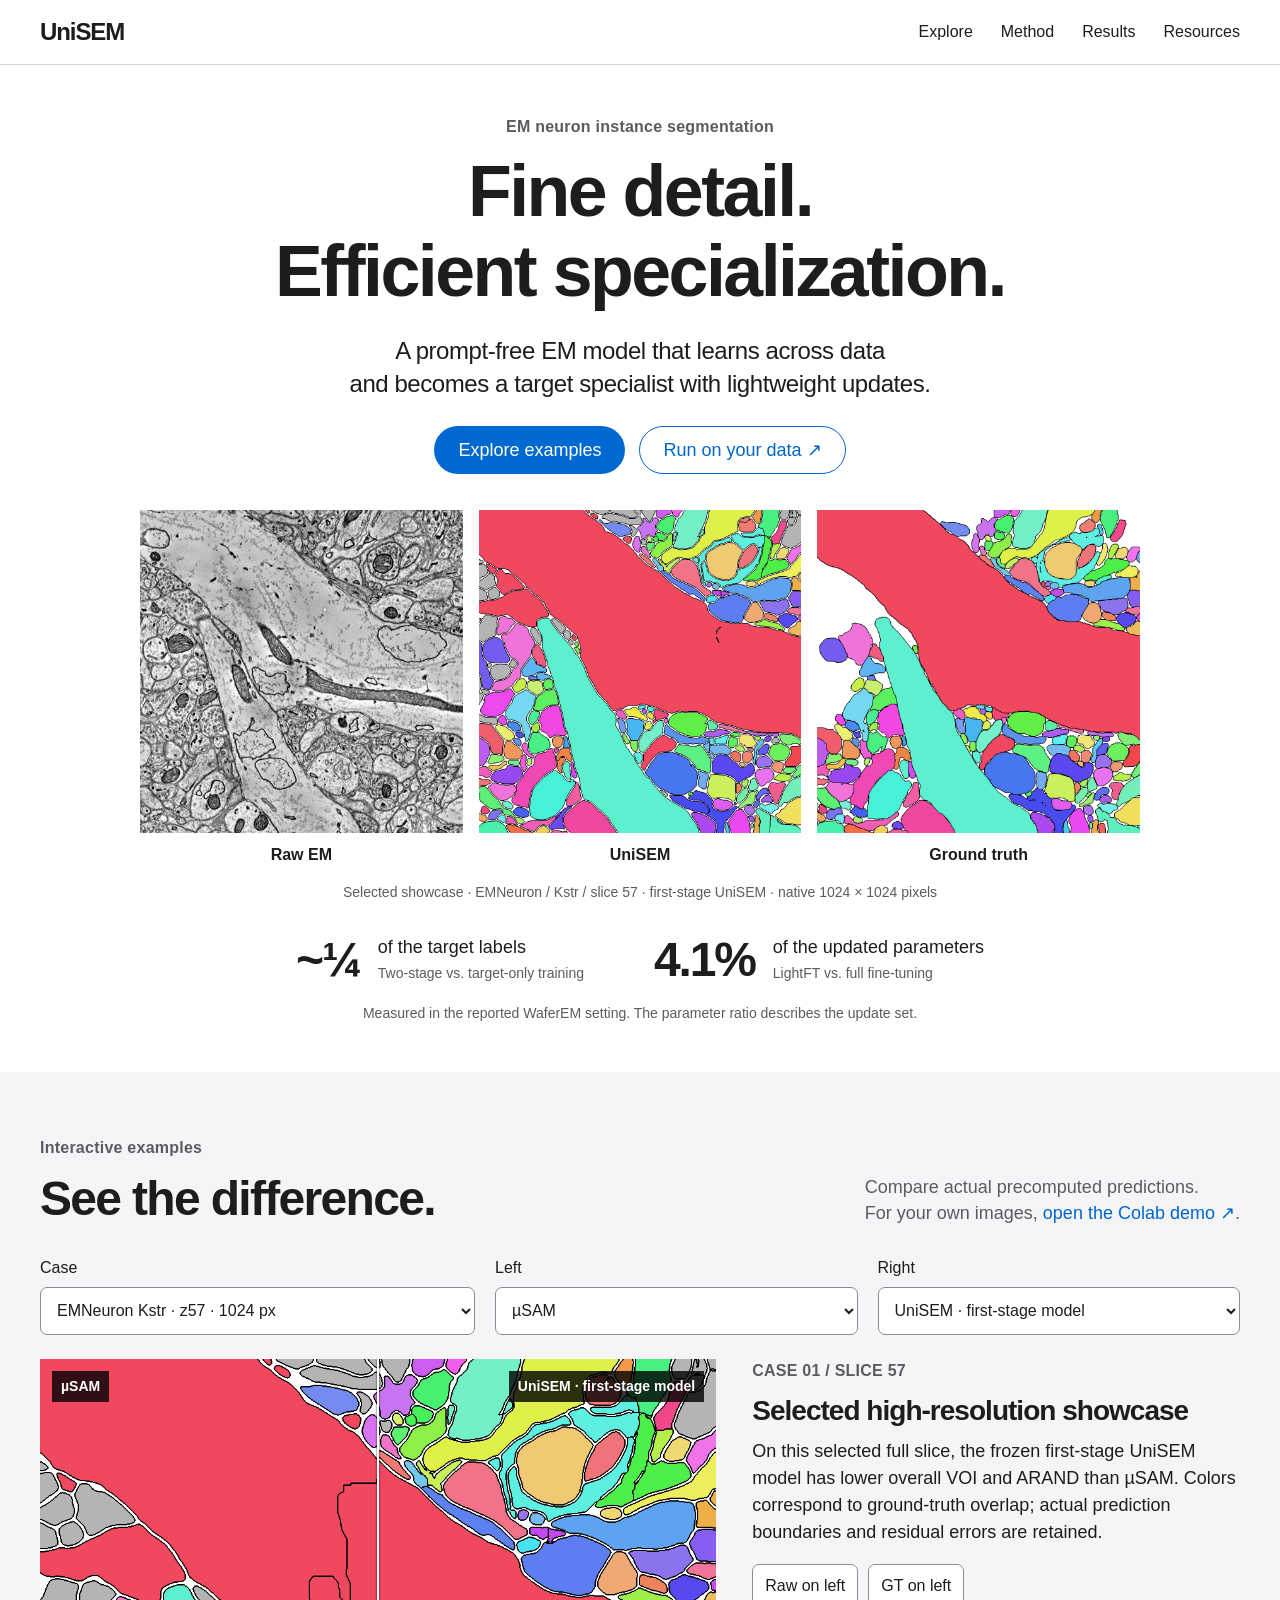
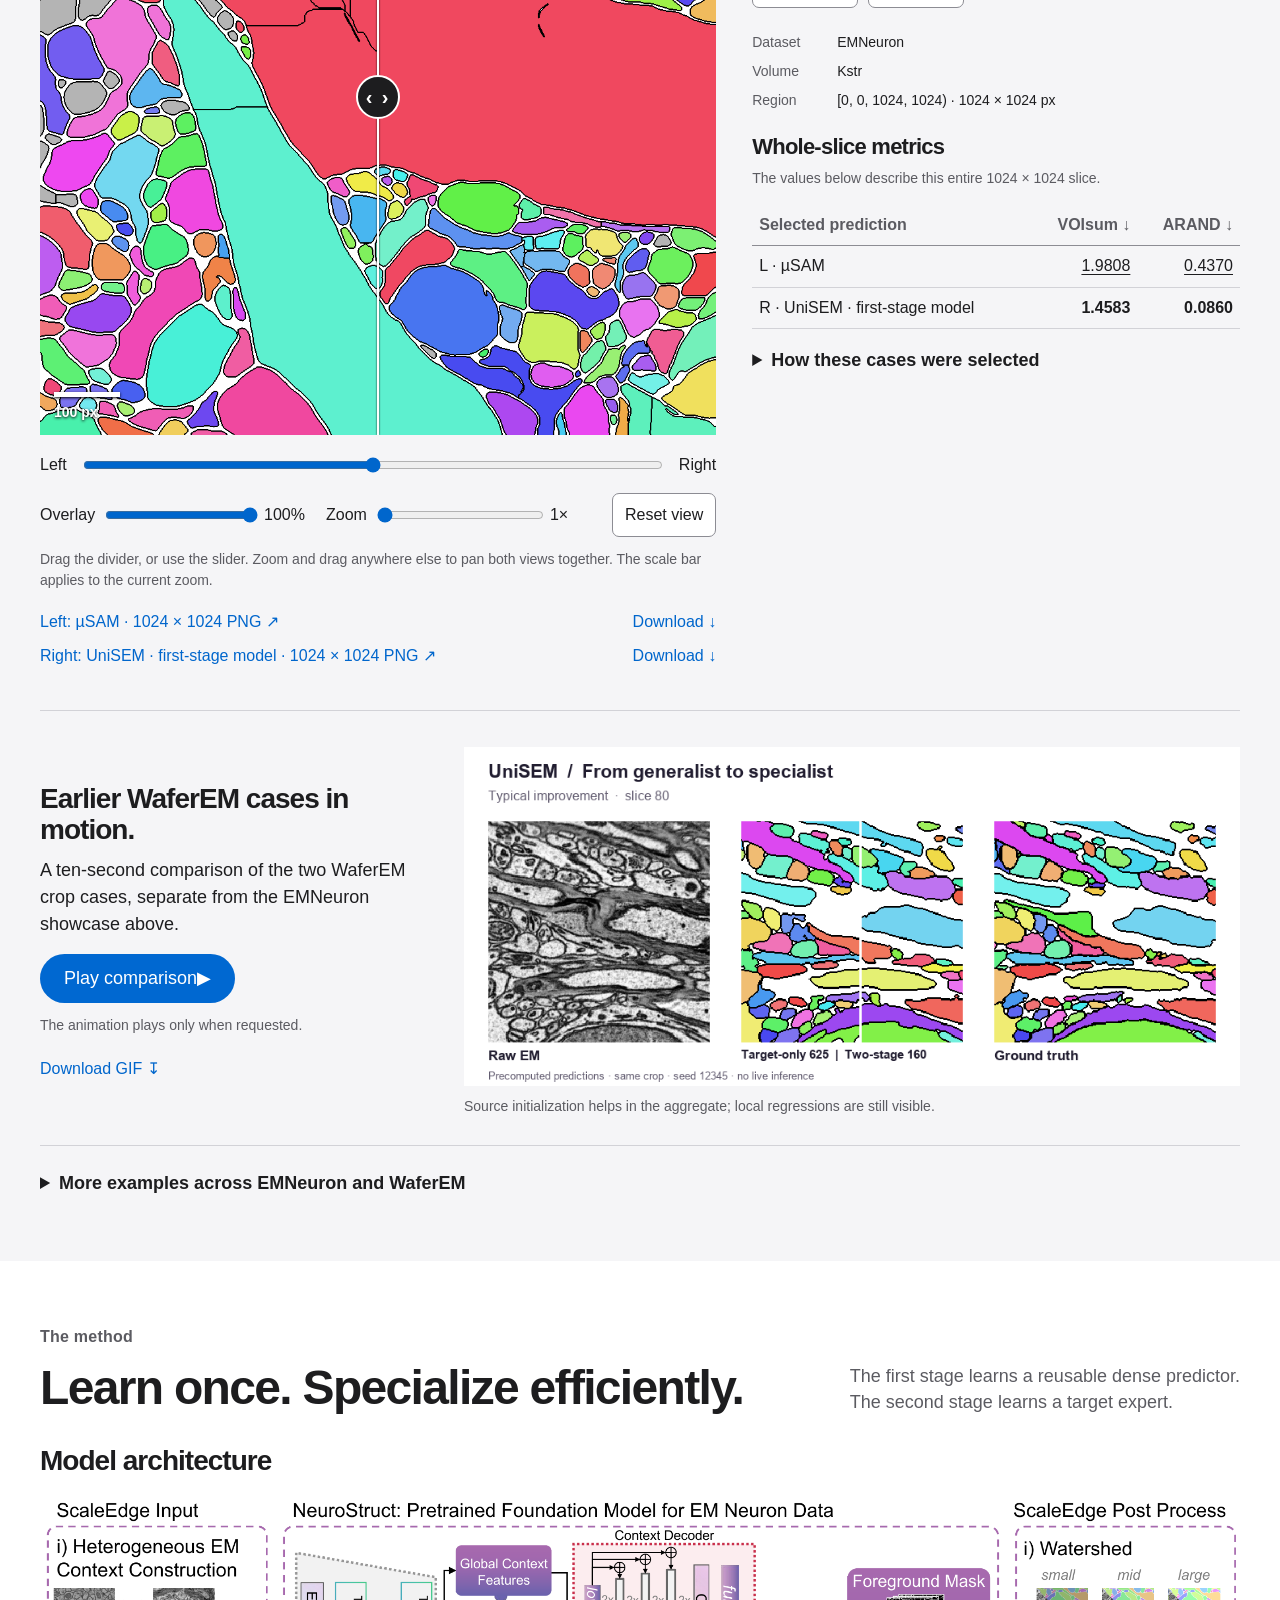
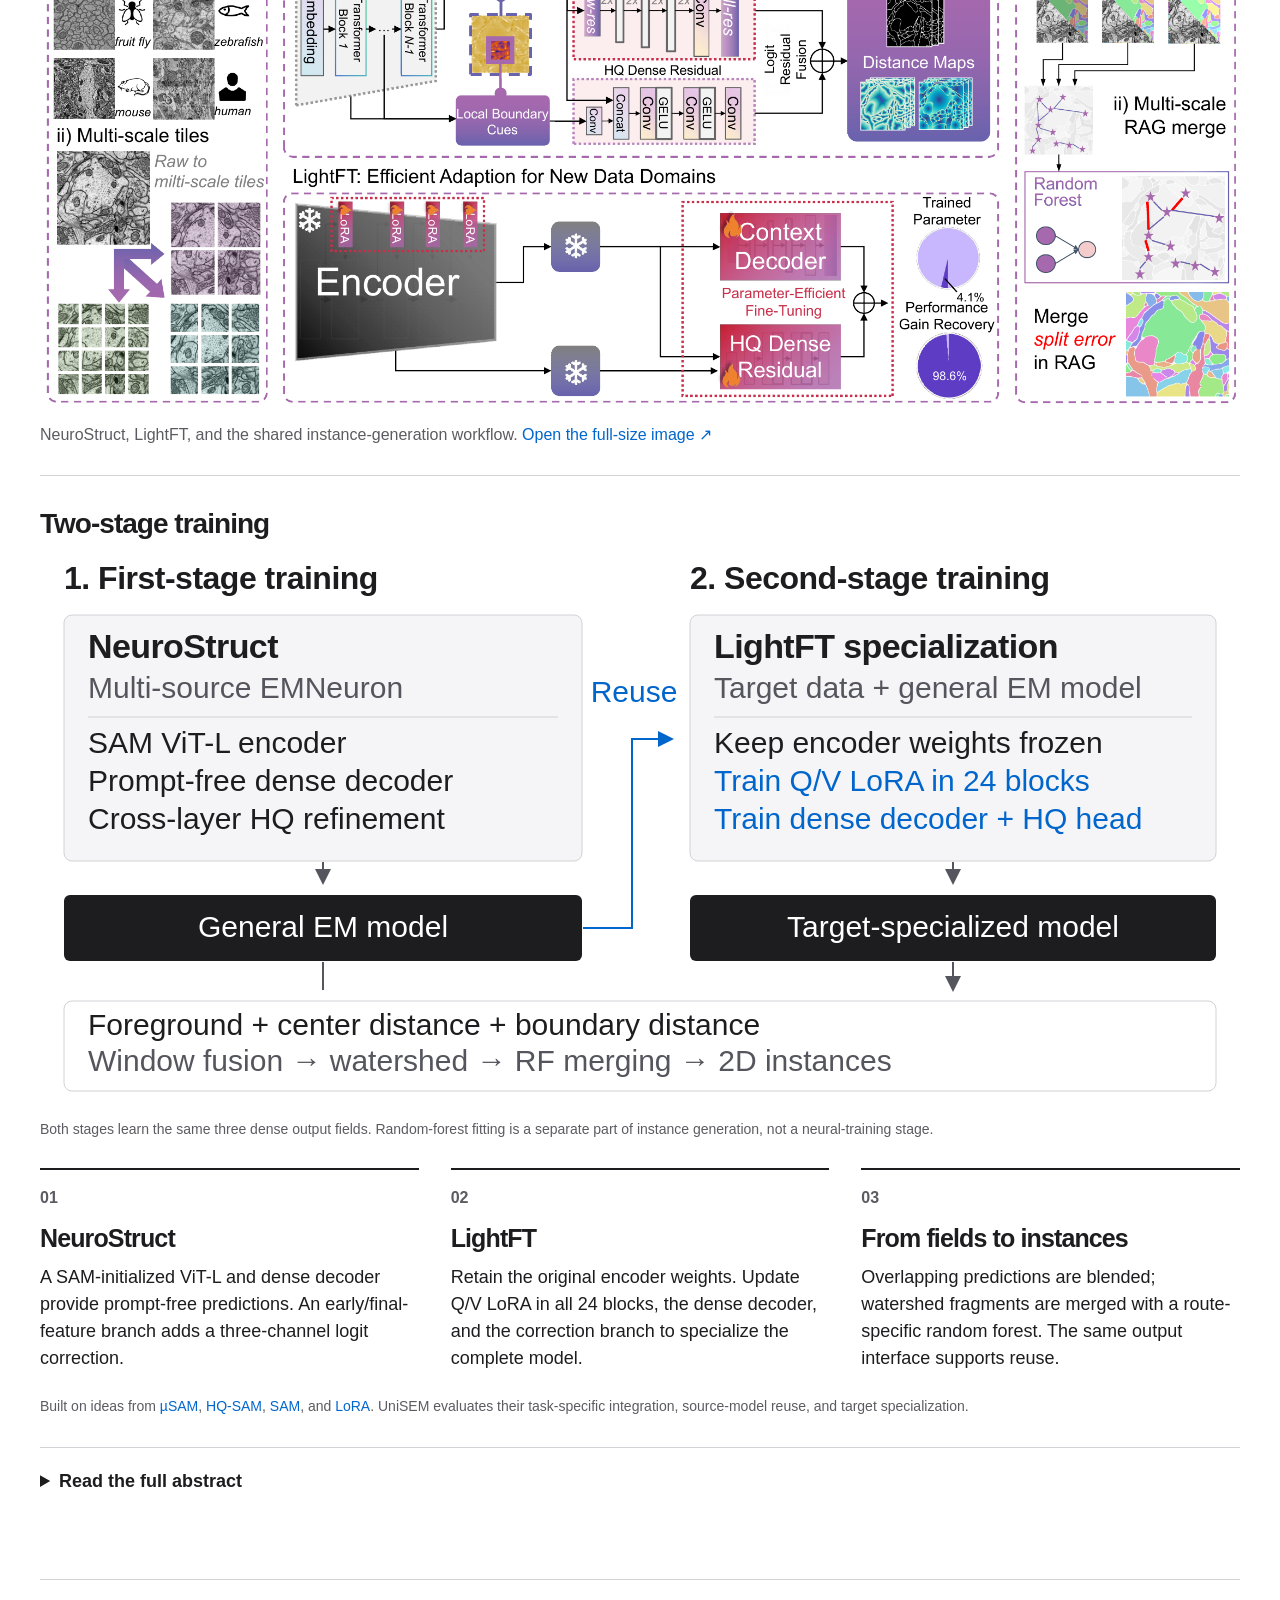
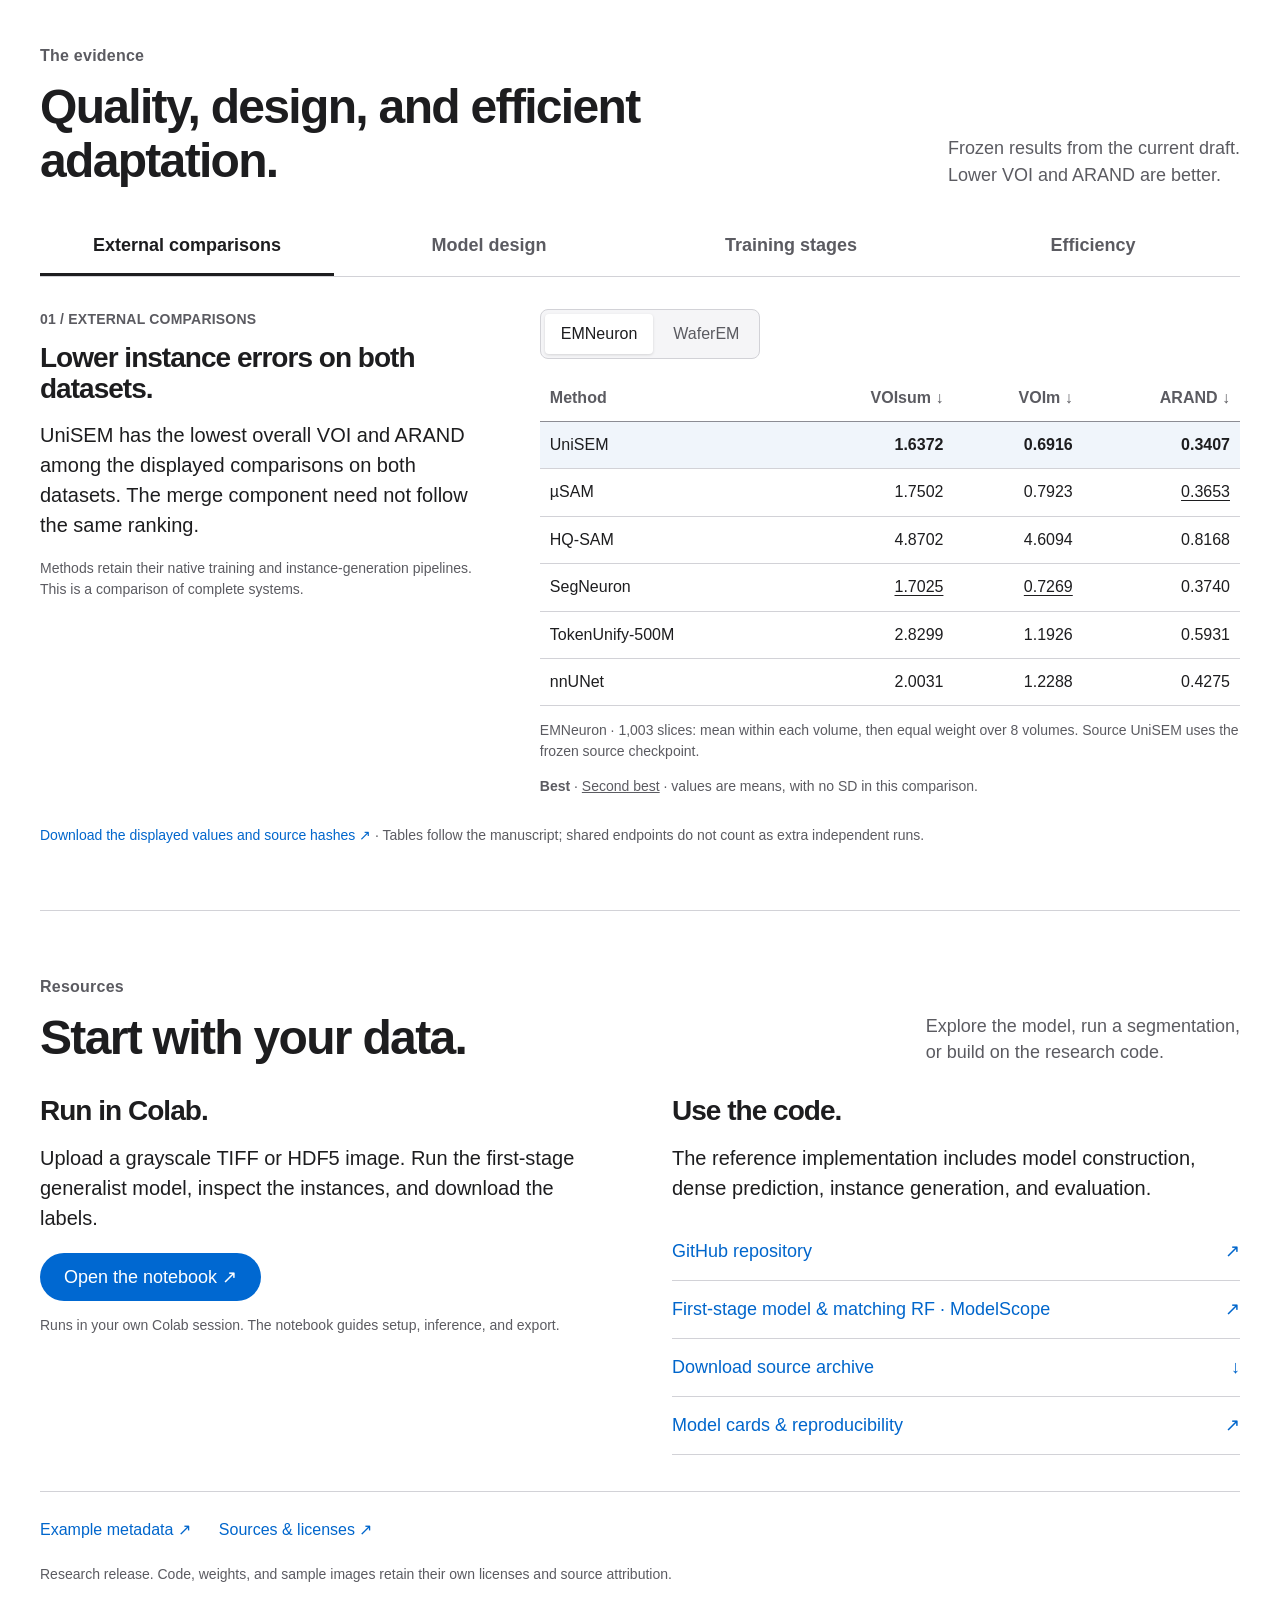
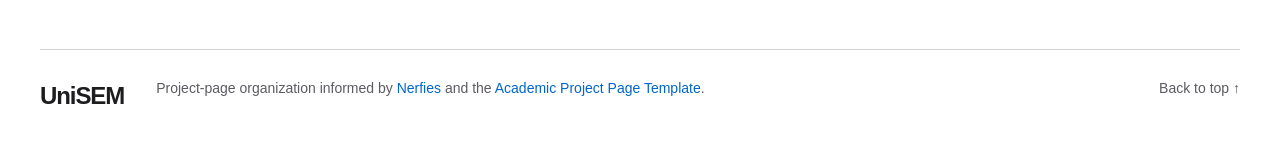
<file: site/index.html>
<!doctype html>
<html lang="en">
<head>
  <meta charset="utf-8">
  <meta name="viewport" content="width=device-width, initial-scale=1">
  <meta name="theme-color" content="#f5f5f7">
  <meta name="description" content="Prompt-free EM neuron segmentation with a reusable generalist model and efficient target specialization. Explore real predictions or segment your data in Colab.">
  <title>UniSEM | EM neuron segmentation</title>
  <link rel="icon" href="assets/favicon.svg?v=e277f0d589ac" type="image/svg+xml">
  <link rel="stylesheet" href="styles.css?v=16bc0d70e972">
  <script src="app.js?v=920286d796e4" defer></script>
</head>
<body>
  <a class="skip-link" href="#main">Skip to content</a>
  <header class="site-header">
    <a class="wordmark" href="#">UniSEM</a>
    <nav aria-label="Main navigation"><a href="#explore">Explore</a><a href="#method">Method</a><a href="#evidence">Results</a><a href="#reuse">Resources</a></nav>

  </header>
  <main id="main">
    <section class="hero section-shell" aria-labelledby="hero-title">
      <p class="eyebrow">EM neuron instance segmentation</p>
      <h1 id="hero-title">Fine detail.<br>Efficient specialization.</h1>
      <p class="hero-description">A prompt-free EM model that learns across data<br class="desktop-break"> and becomes a target specialist with lightweight updates.</p>
      <div class="hero-actions"><a class="button primary" href="#explore">Explore examples</a><a class="button secondary" href="https://colab.research.google.com/github/oxidationreduction/UniSEM-ISBI/blob/main/notebooks/UniSEM_Colab.ipynb">Run on your data ↗</a></div>
      <figure class="hero-visual">
        <div class="em-triptych">
          <figure><img src="assets/highres/emneuron_kstr_z057_raw.png" alt="Raw electron microscopy slice showing tightly packed neuronal processes" width="1024" height="1024"><figcaption>Raw EM</figcaption></figure>
          <figure><img src="assets/highres/emneuron_kstr_z057_unisem.png" alt="UniSEM first-stage segmentation of the same EMNeuron slice" width="1024" height="1024"><figcaption>UniSEM</figcaption></figure>
          <figure><img src="assets/highres/emneuron_kstr_z057_gt.png" alt="Ground-truth instance segmentation of the same region" width="1024" height="1024"><figcaption>Ground truth</figcaption></figure>
        </div>
        <figcaption class="hero-caption">Selected showcase · EMNeuron / Kstr / slice 57 · first-stage UniSEM · native 1024 × 1024 pixels</figcaption>
      </figure>
      <div class="hero-facts"><div><strong>~¼</strong><span>of the target labels<br><small>Two-stage vs. target-only training</small></span></div><div><strong>4.1%</strong><span>of the updated parameters<br><small>LightFT vs. full fine-tuning</small></span></div></div>
      <p class="hero-boundary">Measured in the reported WaferEM setting. The parameter ratio describes the update set.</p>
    </section>
<section id="explore" class="explore-section section-space">
      <div class="section-shell">
        <div class="section-heading"><div><p class="eyebrow">Interactive examples</p><h2>See the difference.</h2></div><div><p class="section-intro">Compare actual precomputed predictions.<br>For your own images, <a href="https://colab.research.google.com/github/oxidationreduction/UniSEM-ISBI/blob/main/notebooks/UniSEM_Colab.ipynb">open the Colab demo ↗</a>.</p></div></div>
        <div class="explorer-controls">
          <label class="case-control">Case<select id="case-select"></select></label>
          <label>Left<select id="left-select"></select></label><label>Right<select id="right-select"></select></label>
        </div>
        <div class="explorer-layout">
          <div class="viewer-column">
            <div id="compare-viewport" class="compare-viewport" tabindex="0" aria-label="Synchronized prediction comparison. Drag the divider to compare; zoom and drag the image to inspect.">
              <div class="comparison-layer right-layer"><div class="image-world"><img class="raw-base" alt="Raw EM background" draggable="false" width="1024" height="1024"><img id="right-image" class="prediction-image" alt="Right selected prediction" draggable="false" width="1024" height="1024"></div></div>
              <div class="comparison-layer left-layer"><div class="image-world"><img class="raw-base" alt="Raw EM background" draggable="false" width="1024" height="1024"><img id="left-image" class="prediction-image" alt="Left selected prediction" draggable="false" width="1024" height="1024"></div></div>
              <div class="viewer-label left-label" id="left-label">µSAM</div><div class="viewer-label right-label" id="right-label">UniSEM · first-stage model</div>
              <button id="split-handle" class="split-handle" type="button" aria-label="Drag comparison divider"><span aria-hidden="true">‹ ›</span></button>
              <div class="scale-bar" id="scale-bar"><span></span><small>100 px</small></div>
            </div>
            <label class="wipe-control"><span>Left</span><input id="wipe-range" type="range" min="0" max="100" value="50" aria-label="Comparison split position"><span>Right</span></label>
            <div class="view-controls"><label>Overlay <input id="opacity-range" type="range" min="0" max="100" value="100" aria-label="Prediction opacity"><output id="opacity-value">100%</output></label><label>Zoom <input id="zoom-range" type="range" min="1" max="6" step="0.25" value="1" aria-label="Synchronized zoom"><output id="zoom-value">1×</output></label><button class="quiet-button" type="button" id="reset-view">Reset view</button></div>
            <p class="viewer-help">Drag the divider, or use the slider. Zoom and drag anywhere else to pan both views together. The scale bar applies to the current zoom.</p>
            <div class="full-resolution-links" aria-label="Full-resolution selected images"><div><a id="left-original" href="assets/highres/emneuron_kstr_z057_microsam.png" target="_blank" rel="noopener">Open left PNG ↗</a><a id="left-download" href="assets/highres/emneuron_kstr_z057_microsam.png" download>Download ↓</a></div><div><a id="right-original" href="assets/highres/emneuron_kstr_z057_unisem.png" target="_blank" rel="noopener">Open right PNG ↗</a><a id="right-download" href="assets/highres/emneuron_kstr_z057_unisem.png" download>Download ↓</a></div></div>
          </div>
          <aside class="case-detail" aria-live="polite">
            <p class="eyebrow" id="case-kicker">CASE 01</p><h3 id="case-title">Selected high-resolution showcase</h3><p id="case-description"></p>
            <div class="reference-buttons"><button type="button" data-left-reference="raw">Raw on left</button><button type="button" data-left-reference="gt">GT on left</button></div>
            <dl class="case-metadata"><div><dt>Dataset</dt><dd id="case-dataset">EMNeuron</dd></div><div><dt>Volume</dt><dd id="case-volume">Kstr</dd></div><div id="case-seed-row" hidden><dt>Seed</dt><dd id="case-seed"></dd></div><div><dt>Region</dt><dd id="crop-coordinates"></dd></div></dl>
            <h4>Whole-slice metrics</h4><p class="fine-print" id="case-metric-note">The values below describe the entire selected slice.</p><div class="table-wrap compact-table" id="case-metrics"></div>
            <details><summary>How these cases were selected</summary><p id="selection-note"></p><p>Every panel uses the same image region. Prediction colors follow maximum full-slice GT overlap, while actual prediction boundaries remain visible. A merged prediction stays a single filled region.</p></details>
          </aside>
        </div>
<div class="film-section">
      <div class="section-margin"><h3>Earlier WaferEM cases in motion.</h3><p>A ten-second comparison of the two WaferEM crop cases, separate from the EMNeuron showcase above.</p><button type="button" class="button primary" id="film-toggle" aria-pressed="false">Play comparison <span aria-hidden="true">▶</span></button><p class="fine-print">The animation plays only when requested.</p><a class="subtle-link" href="assets/comparison.gif" download>Download GIF ↧</a></div>
      <figure class="film-figure"><img id="comparison-film" src="assets/comparison-poster.png" data-animation="assets/comparison.gif" data-poster="assets/comparison-poster.png" width="960" height="420" loading="lazy" alt="Animated comparison of raw EM, target-only 625-slice and two-stage 160-slice predictions, and ground truth for one improvement and one regression case"><figcaption>Source initialization helps in the aggregate; local regressions are still visible.</figcaption></figure>
    </div>
<details class="more-examples"><summary>More examples across EMNeuron and WaferEM</summary><div class="details-body"><p>Reference model configurations at matched locations.</p><a class="historical-figure" href="assets/qualitative-comparison.png"><img src="assets/qualitative-comparison.png" loading="lazy" width="2600" height="1000" alt="Reference-configuration comparison across EMNeuron and WaferEM, retaining original method labels, yellow arrows, and red circles"></a><p class="fine-print">The upper and lower rows show EMNeuron and WaferEM examples. The displayed LightFT configuration updates only the decoder/HQ branch and does not include the current all-block Q/V LoRA. The figure’s TokenUnify-1B column is not the 500M baseline in the quantitative table. Colors are not guaranteed to identify the same GT instance across these methods. <a href="assets/qualitative-comparison.png">Open the original figure ↗</a></p></div></details>
        <noscript><p class="notice">The interactive controls require JavaScript. The static prediction examples and full-resolution PNG links remain available on this page.</p></noscript>
      </div>
    </section>
<section id="method" class="method-section section-space">
      <div class="section-shell">
        <div class="section-heading"><div><p class="eyebrow">The method</p><h2>Learn once. Specialize efficiently.</h2></div><p>The first stage learns a reusable dense predictor.<br> The second stage learns a target expert.</p></div>
        <figure class="author-figure" aria-labelledby="architecture-heading"><h3 id="architecture-heading">Model architecture</h3><a class="architecture-link" href="assets/author-overview.png" aria-label="Open the original UniSEM architecture overview as an image"><img src="assets/author-overview.png" width="2200" height="943" loading="lazy" alt="Author-drawn UniSEM overview showing NeuroStruct dense prediction, LightFT encoder LoRA and trainable dense heads, and the shared multiscale instance-generation workflow"></a><figcaption>NeuroStruct, LightFT, and the shared instance-generation workflow. <a href="assets/author-overview.png">Open the full-size image ↗</a><span class="figure-pan-hint"> Scroll across the figure to inspect its details.</span></figcaption></figure>
        <figure class="method-figure"><h3>Two-stage training</h3><img src="assets/method.svg?v=83ff54bbfd0e" width="1200" height="550" alt="First-stage training builds a general EM model. Second-stage LightFT trains all-block Q/V LoRA and the dense heads to create a target-specialized model."><figcaption>Both stages learn the same three dense output fields. Random-forest fitting is a separate part of instance generation, not a neural-training stage.</figcaption></figure>
        <div class="method-explainer">
          <div><span class="method-number">01</span><h3>NeuroStruct</h3><p>A SAM-initialized ViT-L and dense decoder provide prompt-free predictions. An early/final-feature branch adds a three-channel logit correction.</p></div>
          <div><span class="method-number">02</span><h3>LightFT</h3><p>Retain the original encoder weights. Update Q/V LoRA in all 24 blocks, the dense decoder, and the correction branch to specialize the complete model.</p></div>
          <div><span class="method-number">03</span><h3>From fields to instances</h3><p>Overlapping predictions are blended; watershed fragments are merged with a route-specific random forest. The same output interface supports reuse.</p></div>
        </div>
        <p class="credit-line">Built on ideas from <a href="https://github.com/computational-cell-analytics/micro-sam">µSAM</a>, <a href="https://github.com/SysCV/sam-hq">HQ-SAM</a>, <a href="https://github.com/facebookresearch/segment-anything">SAM</a>, and <a href="https://arxiv.org/abs/2106.09685">LoRA</a>. UniSEM evaluates their task-specific integration, source-model reuse, and target specialization.</p>
<details class="abstract-details"><summary>Read the full abstract</summary><div class="details-body abstract-copy">
        <p class="lead">Thin neuronal boundaries, weak membrane contrast, and changes in acquisition conditions make electron-microscopy instance segmentation difficult to reuse across datasets.</p>
        <p>UniSEM links generalist learning and target specialization in a two-stage framework. In the first stage, NeuroStruct is trained on multi-source EM data. It combines the prompt-free dense prediction interface of µSAM with an HQ-inspired cross-layer correction branch to predict foreground, center distances, and boundary distances. In the second stage, the complete model is specialized on target data. LightFT freezes the original encoder weights while updating Q/V low-rank branches in all 24 encoder blocks together with the dense heads.</p>
        <p>In the reported EMNeuron and WaferEM comparisons, UniSEM achieves lower overall VOI and ARAND than the listed external baselines. Structure and training-stage comparisons support the design. After source training, approximately one quarter of the target labels outperforms target-only training with all labels; LightFT reaches near-full-fine-tuning quality while updating approximately 4.1% as many parameters.</p>
        <p class="fine-print">The evaluation concerns 2D instances within individual slices. Cross-slice identity reconstruction and general claims about all EM datasets are outside the reported evidence.</p>
      </div></details>
      </div>
    </section>
<section id="evidence" class="section-shell section-space evidence-section">
      <div class="section-heading"><div><p class="eyebrow">The evidence</p><h2>Quality, design, and efficient adaptation.</h2></div><p>Frozen results from the current draft.<br> Lower VOI and ARAND are better.</p></div>

<div class="evidence-tabs" role="tablist" aria-label="Experimental evidence"><button type="button" role="tab" id="evidence-tab-0" data-evidence="0" aria-controls="evidence-panel-0" aria-selected="true" tabindex="0">External comparisons</button><button type="button" role="tab" id="evidence-tab-1" data-evidence="1" aria-controls="evidence-panel-1" aria-selected="false" tabindex="-1">Model design</button><button type="button" role="tab" id="evidence-tab-2" data-evidence="2" aria-controls="evidence-panel-2" aria-selected="false" tabindex="-1">Training stages</button><button type="button" role="tab" id="evidence-tab-3" data-evidence="3" aria-controls="evidence-panel-3" aria-selected="false" tabindex="-1">Efficiency</button></div>
      <article class="evidence-block evidence-panel" id="evidence-panel-0" role="tabpanel" aria-labelledby="evidence-tab-0" tabindex="0">
        <div class="evidence-copy"><p class="eyebrow">01 / EXTERNAL COMPARISONS</p><h3>Lower instance errors on both datasets.</h3><p>UniSEM has the lowest overall VOI and ARAND among the displayed comparisons on both datasets. The merge component need not follow the same ranking.</p><p class="fine-print">Methods retain their native training and instance-generation pipelines. This is a comparison of complete systems.</p></div>
        <div class="evidence-data"><div class="segmented-control" role="group" aria-label="Benchmark dataset"><button class="active" type="button" data-benchmark="emneuron" aria-pressed="true">EMNeuron</button><button type="button" data-benchmark="waferem" aria-pressed="false">WaferEM</button></div><div class="table-wrap" id="baseline-table"></div><p class="table-note" id="baseline-note"></p><p class="rank-key"><strong>Best</strong> · <u>Second best</u> · values are means, with no SD in this comparison.</p></div>
      </article>

      <article class="evidence-block evidence-panel" id="evidence-panel-1" role="tabpanel" aria-labelledby="evidence-tab-1" tabindex="0" hidden>
        <div class="evidence-copy"><p class="eyebrow">02 / MODEL DESIGN</p><h3>Early detail meets final-layer context.</h3><p>Combining early detail and final-layer context gives the lowest mean error among these four source-model configurations. A final-feature residual alone does not improve the dense decoder.</p><p class="fine-print">Configurations include their corresponding head structures and initializations; the result supports this design choice rather than isolating a single causal mechanism.</p></div>
        <div class="evidence-data"><div class="table-wrap" id="structure-table"></div><p class="table-note">EMNeuron · 8 volumes equally weighted · mean ± sample SD, n = 3. All configurations retain the base dense decoder and use watershed.</p></div>
      </article>

      <article class="evidence-block evidence-panel" id="evidence-panel-2" role="tabpanel" aria-labelledby="evidence-tab-2" tabindex="0" hidden>
        <div class="evidence-copy"><p class="eyebrow">03 / TRAINING STAGES</p><h3>Both training stages contribute.</h3><p>Source training provides a stronger starting point than official SAM with a random dense head. Target training then improves the transferred model on WaferEM. The two stages answer different needs.</p><p class="fine-print">Checkmarks denote neural training only. All three rows fit their own target random forest using 625 labeled slices.</p></div>
        <div class="evidence-data"><div class="table-wrap" id="stages-table"></div><p class="table-note">WaferEM · target adaptation set fixed. Source-only: one checkpoint; target-only and two-stage: mean ± sample SD, n = 3.</p></div>
      </article>

      <article class="efficiency-block evidence-panel" id="evidence-panel-3" role="tabpanel" aria-labelledby="evidence-tab-3" tabindex="0" hidden>
        <div class="efficiency-heading"><p class="eyebrow">04 / EFFICIENT SPECIALIZATION</p><h3>A large model. A small update set.</h3><p>The reusable source model reduces the target-label requirement. LightFT trades a small quality difference for a much smaller update set.</p></div>
        <div class="efficiency-grid"><div><h4>Annotation budget</h4><p class="panel-intro">Two-stage training with 160 target slices improves on target-only training with 625.</p><div class="table-wrap" id="annotation-table"></div><p class="table-note">Matched LightFT updates · mean ± sample SD, n = 3. Budgets cover neural training, monitoring, and random-forest fitting.</p></div><div><h4>Parameter budget</h4><p class="panel-intro">All-block LoRA plus dense heads retains most of the observed FullFT improvement.</p><div class="table-wrap" id="parameters-table"></div><p class="table-note">625 target slices · mean ± sample SD. Decoder + HQ: n = 2; other rows: n = 3. M denotes trainable neural parameters, not elapsed time.</p></div></div>
        <div class="evidence-interpretation"><strong>How to read this comparison</strong><p>The HQ branch offers a lightweight update interface, but unfreezing it alone does not improve this comparison. The effective LightFT update set also includes encoder LoRA. FullFT has a lower mean and lower observed seed variability.</p></div>
      </article>
      <p class="source-link"><a href="data/results.json">Download the displayed values and source hashes ↗</a> · Tables follow the manuscript; shared endpoints do not count as extra independent runs.</p>
    </section>
    <section id="reuse" class="section-shell section-space reuse-section">
      <div class="section-heading"><div><p class="eyebrow">Resources</p><h2>Start with your data.</h2></div><p>Explore the model, run a segmentation,<br>or build on the research code.</p></div>
      <div class="resource-grid">
        <div><h3>Run in Colab.</h3><p>Upload a grayscale TIFF or HDF5 image. Run the first-stage generalist model, inspect the instances, and download the labels.</p><a class="button primary" href="https://colab.research.google.com/github/oxidationreduction/UniSEM-ISBI/blob/main/notebooks/UniSEM_Colab.ipynb">Open the notebook ↗</a><p class="fine-print">Runs in your own Colab session. The notebook guides setup, inference, and export.</p></div>
        <div><h3>Use the code.</h3><p>The reference implementation includes model construction, dense prediction, instance generation, and evaluation.</p><a class="resource-row" href="https://github.com/oxidationreduction/UniSEM-ISBI"><span>GitHub repository</span><span aria-hidden="true">↗</span></a><a class="resource-row" href="https://modelscope.cn/models/dreamBuilder/UniSEM"><span>First-stage model &amp; matching RF · ModelScope</span><span aria-hidden="true">↗</span></a><a class="resource-row" href="downloads/unisem-source.zip"><span>Download source archive</span><span aria-hidden="true">↓</span></a><a class="resource-row" href="models.html"><span>Model cards &amp; reproducibility</span><span aria-hidden="true">↗</span></a></div>
      </div>
      <div class="paper-links"><a href="assets/cases.json">Example metadata ↗</a><a href="licenses.html">Sources &amp; licenses ↗</a></div>
      <p class="release-note fine-print">Research release. Code, weights, and sample images retain their own licenses and source attribution.</p>
    </section>
  </main>
  <footer class="site-footer section-shell"><a class="wordmark" href="#">UniSEM</a><p>Project-page organization informed by <a href="https://nerfies.github.io/">Nerfies</a> and the <a href="https://github.com/eliahuhorwitz/Academic-project-page-template">Academic Project Page Template</a>.</p><a href="#" class="back-top">Back to top ↑</a></footer>
</body>
</html>
</file>
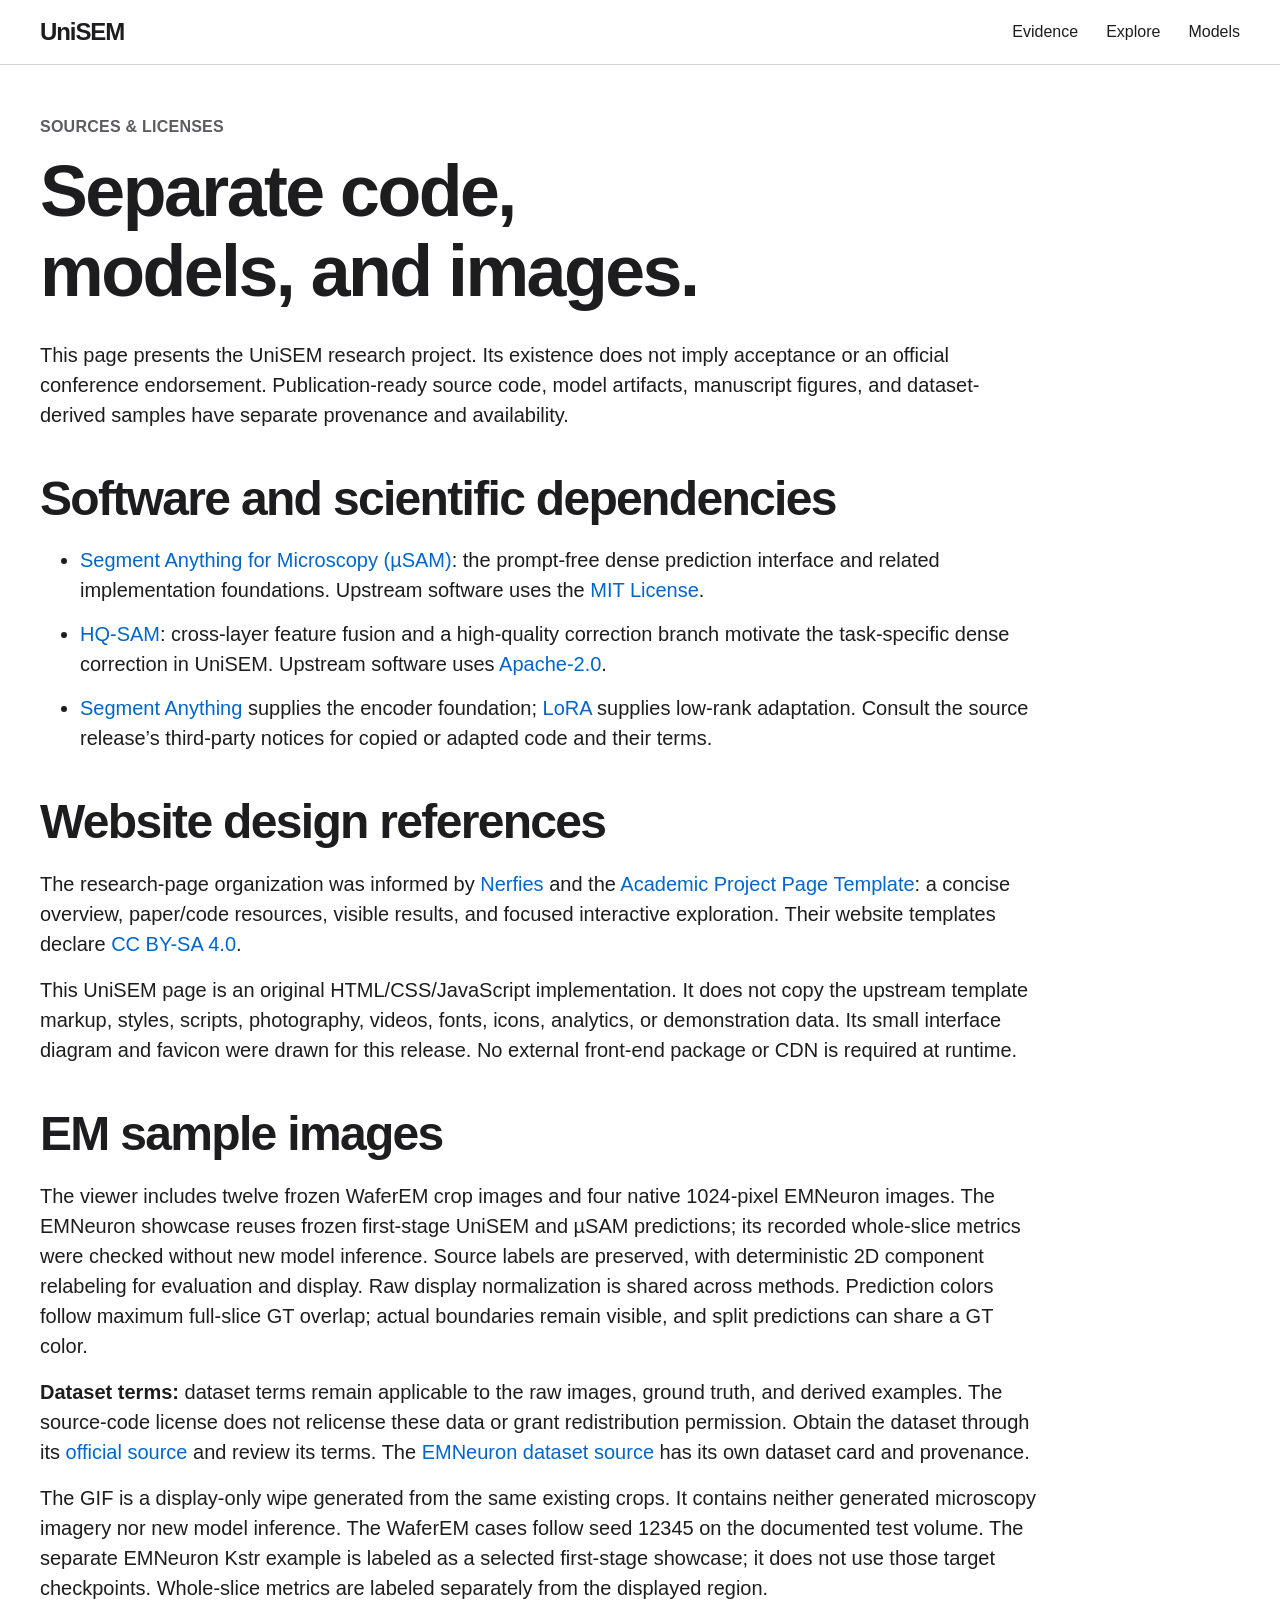
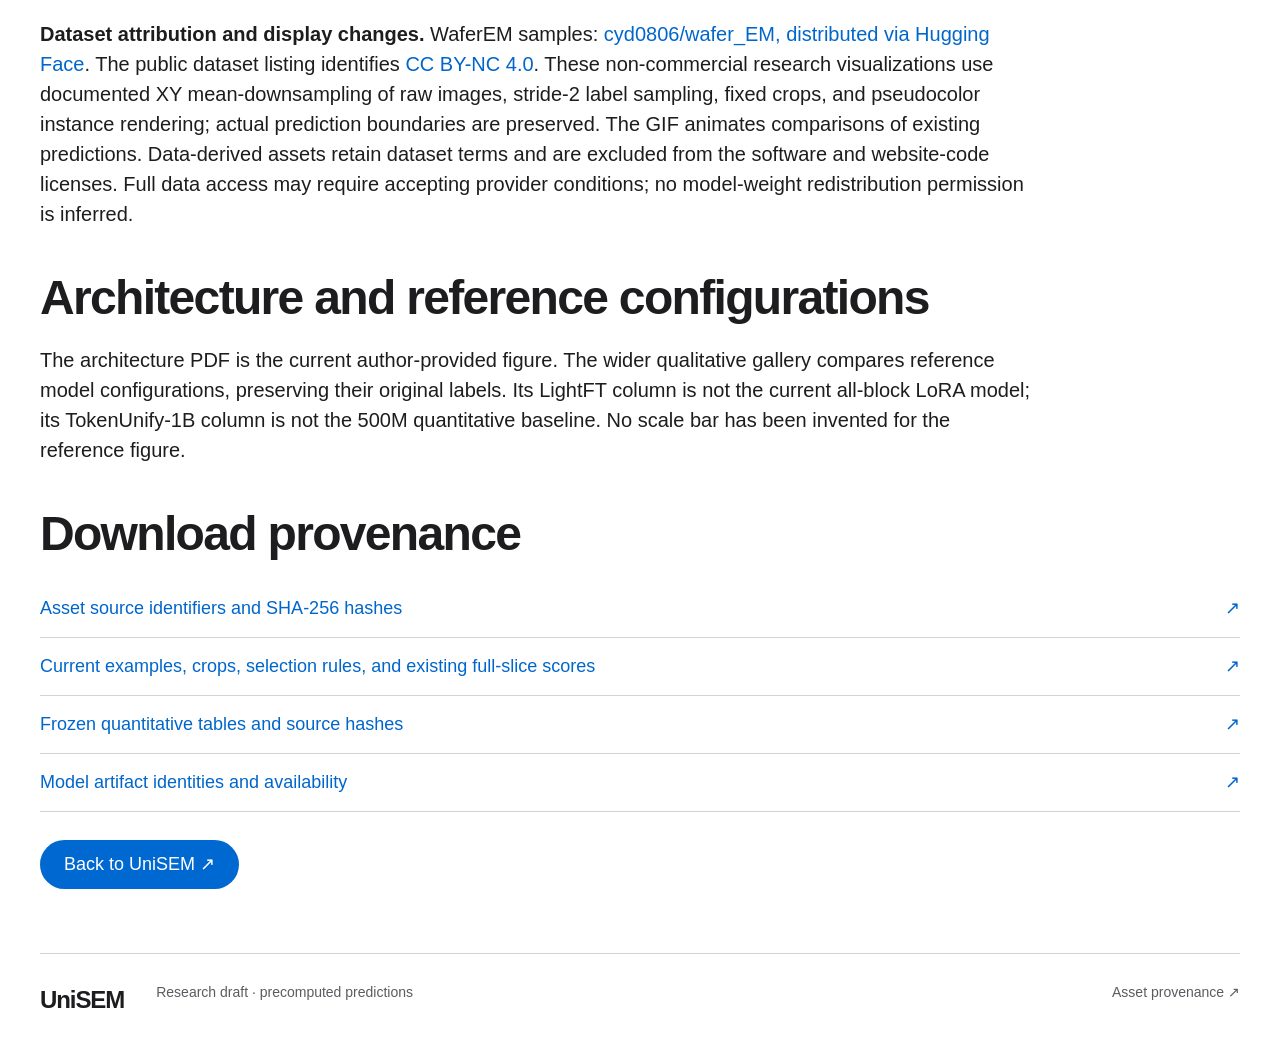
<file: site/licenses.html>
<!doctype html>
<html lang="en">
<head><meta charset="utf-8"><meta name="viewport" content="width=device-width, initial-scale=1"><meta name="theme-color" content="#f5f5f7"><title>Sources &amp; licenses — UniSEM</title><link rel="icon" href="assets/favicon.svg?v=e277f0d589ac" type="image/svg+xml"><link rel="stylesheet" href="styles.css?v=16bc0d70e972"></head>
<body><header class="site-header"><a class="wordmark" href="index.html">UniSEM</a><nav aria-label="Source navigation"><a href="index.html#evidence">Evidence</a><a href="index.html#explore">Explore</a><a href="models.html">Models</a></nav></header>
<main class="section-shell simple-page"><p class="eyebrow">SOURCES &amp; LICENSES</p><h1>Separate code,<br>models, and images.</h1><p>This page presents the UniSEM research project. Its existence does not imply acceptance or an official conference endorsement. Publication-ready source code, model artifacts, manuscript figures, and dataset-derived samples have separate provenance and availability.</p>
<h2>Software and scientific dependencies</h2><ul><li><a href="https://github.com/computational-cell-analytics/micro-sam">Segment Anything for Microscopy (µSAM)</a>: the prompt-free dense prediction interface and related implementation foundations. Upstream software uses the <a href="https://github.com/computational-cell-analytics/micro-sam/blob/main/LICENSE">MIT License</a>.</li><li><a href="https://github.com/SysCV/sam-hq">HQ-SAM</a>: cross-layer feature fusion and a high-quality correction branch motivate the task-specific dense correction in UniSEM. Upstream software uses <a href="https://github.com/SysCV/sam-hq/blob/main/LICENSE">Apache-2.0</a>.</li><li><a href="https://github.com/facebookresearch/segment-anything">Segment Anything</a> supplies the encoder foundation; <a href="https://arxiv.org/abs/2106.09685">LoRA</a> supplies low-rank adaptation. Consult the source release’s third-party notices for copied or adapted code and their terms.</li></ul>
<h2>Website design references</h2><p>The research-page organization was informed by <a href="https://nerfies.github.io/">Nerfies</a> and the <a href="https://github.com/eliahuhorwitz/Academic-project-page-template">Academic Project Page Template</a>: a concise overview, paper/code resources, visible results, and focused interactive exploration. Their website templates declare <a href="https://creativecommons.org/licenses/by-sa/4.0/">CC BY-SA 4.0</a>.</p><p>This UniSEM page is an original HTML/CSS/JavaScript implementation. It does not copy the upstream template markup, styles, scripts, photography, videos, fonts, icons, analytics, or demonstration data. Its small interface diagram and favicon were drawn for this release. No external front-end package or CDN is required at runtime.</p>
<h2>EM sample images</h2><p>The viewer includes twelve frozen WaferEM crop images and four native 1024-pixel EMNeuron images. The EMNeuron showcase reuses frozen first-stage UniSEM and µSAM predictions; its recorded whole-slice metrics were checked without new model inference. Source labels are preserved, with deterministic 2D component relabeling for evaluation and display. Raw display normalization is shared across methods. Prediction colors follow maximum full-slice GT overlap; actual boundaries remain visible, and split predictions can share a GT color.</p><p><strong>Dataset terms:</strong> dataset terms remain applicable to the raw images, ground truth, and derived examples. The source-code license does not relicense these data or grant redistribution permission. Obtain the dataset through its <a href="https://huggingface.co/datasets/cyd0806/wafer_EM">official source</a> and review its terms. The <a href="https://huggingface.co/datasets/yanchaoz/EMNeuron">EMNeuron dataset source</a> has its own dataset card and provenance.</p><p>The GIF is a display-only wipe generated from the same existing crops. It contains neither generated microscopy imagery nor new model inference. The WaferEM cases follow seed 12345 on the documented test volume. The separate EMNeuron Kstr example is labeled as a selected first-stage showcase; it does not use those target checkpoints. Whole-slice metrics are labeled separately from the displayed region.</p>
<p><strong>Dataset attribution and display changes.</strong> WaferEM samples: <a href="https://huggingface.co/datasets/cyd0806/wafer_EM">cyd0806/wafer_EM, distributed via Hugging Face</a>. The public dataset listing identifies <a href="https://creativecommons.org/licenses/by-nc/4.0/">CC BY-NC 4.0</a>. These non-commercial research visualizations use documented XY mean-downsampling of raw images, stride-2 label sampling, fixed crops, and pseudocolor instance rendering; actual prediction boundaries are preserved. The GIF animates comparisons of existing predictions. Data-derived assets retain dataset terms and are excluded from the software and website-code licenses. Full data access may require accepting provider conditions; no model-weight redistribution permission is inferred.</p>
<h2>Architecture and reference configurations</h2><p>The architecture PDF is the current author-provided figure. The wider qualitative gallery compares reference model configurations, preserving their original labels. Its LightFT column is not the current all-block LoRA model; its TokenUnify-1B column is not the 500M quantitative baseline. No scale bar has been invented for the reference figure.</p>
<h2>Download provenance</h2><a class="resource-row" href="assets/asset-provenance.json"><span>Asset source identifiers and SHA-256 hashes</span><span>↗</span></a><a class="resource-row" href="assets/cases.json"><span>Current examples, crops, selection rules, and existing full-slice scores</span><span>↗</span></a><a class="resource-row" href="data/results.json"><span>Frozen quantitative tables and source hashes</span><span>↗</span></a><a class="resource-row" href="models/manifest.json"><span>Model artifact identities and availability</span><span>↗</span></a><a class="button primary" href="index.html">Back to UniSEM ↗</a></main><footer class="site-footer section-shell"><a class="wordmark" href="index.html">UniSEM</a><p>Research draft · precomputed predictions</p><a href="assets/asset-provenance.json">Asset provenance ↗</a></footer></body></html>
</file>
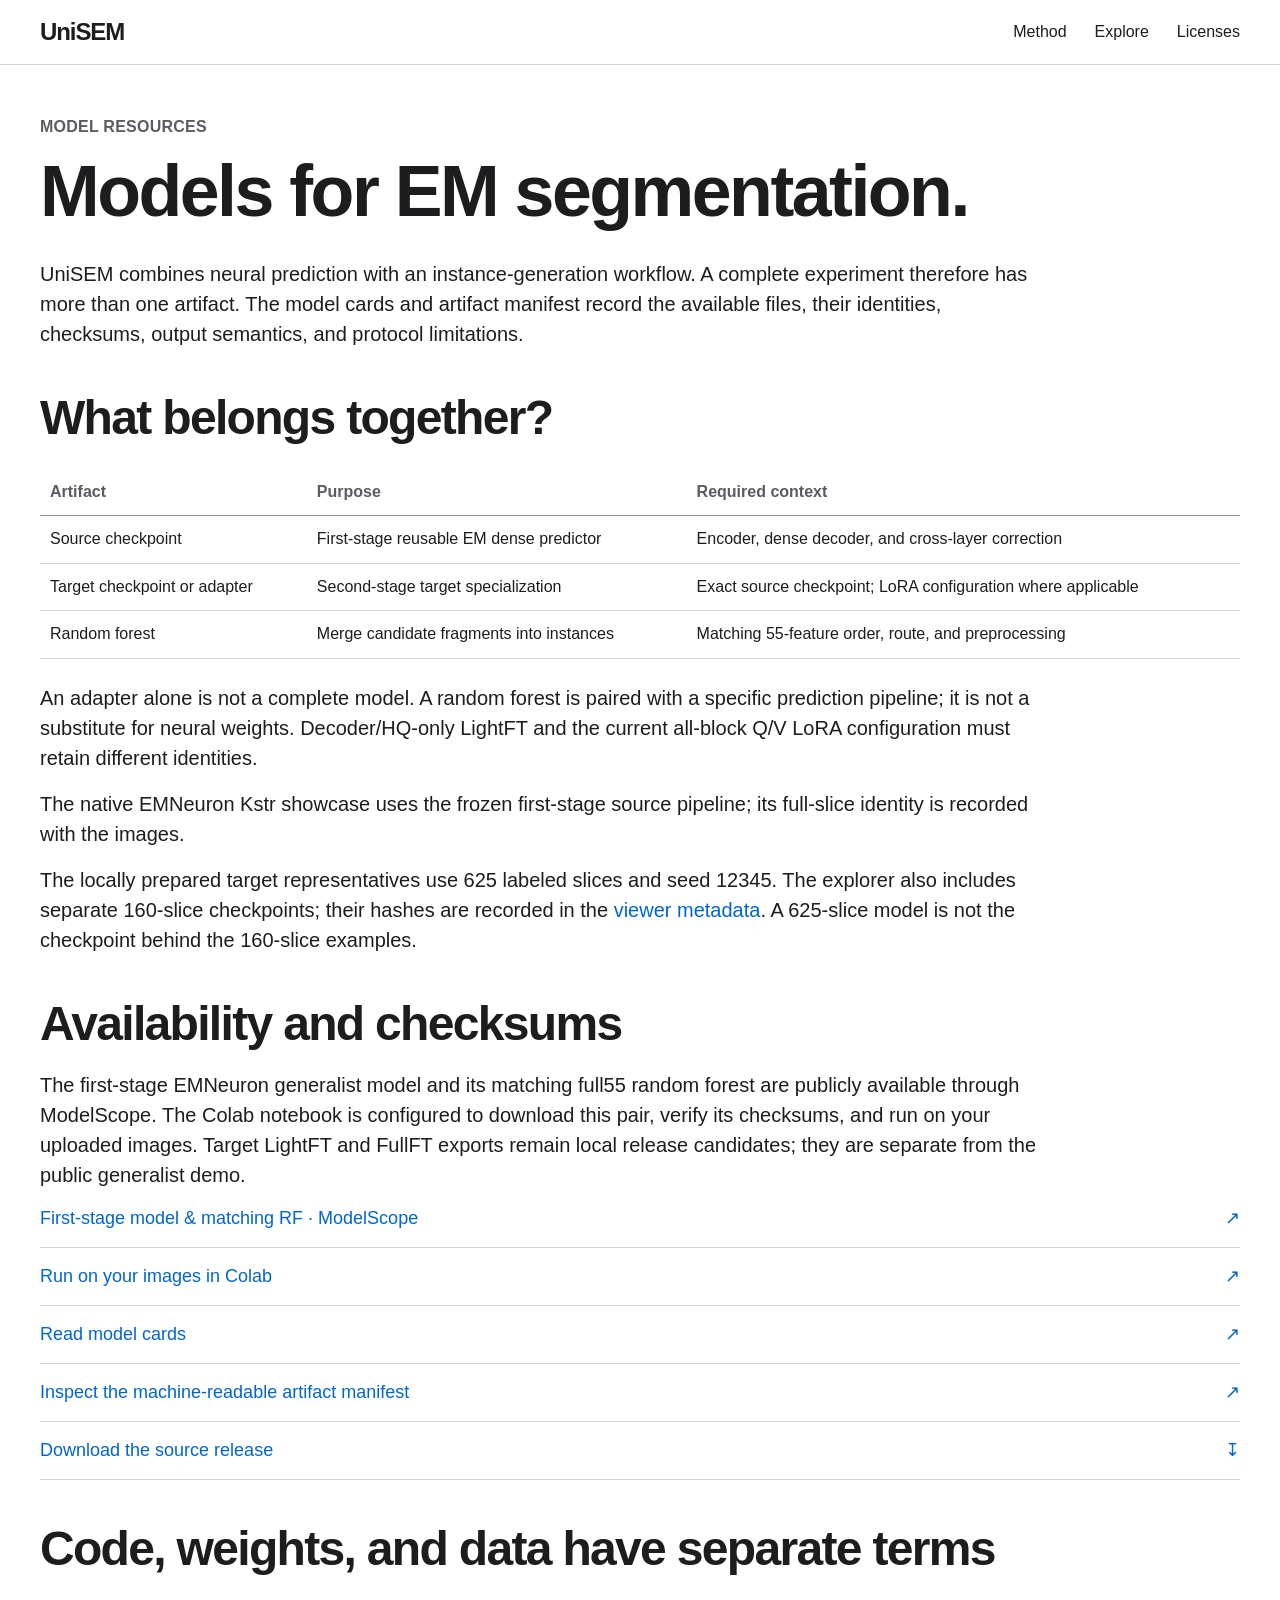
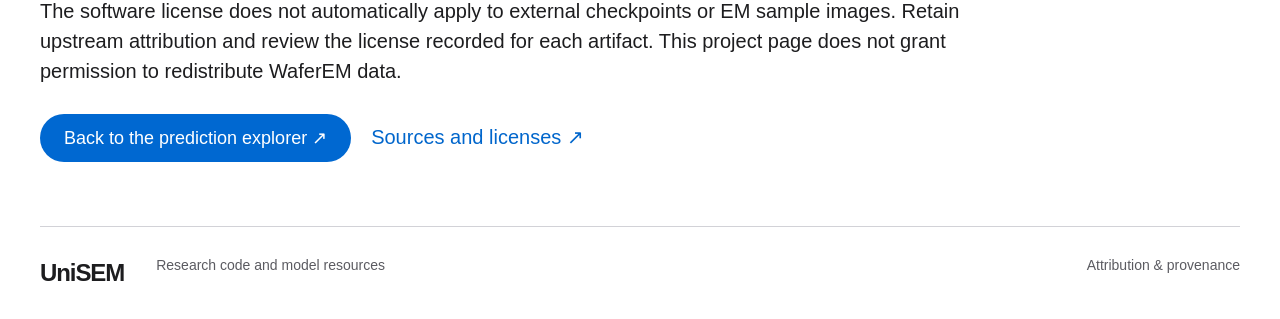
<file: site/models.html>
<!doctype html>
<html lang="en">
<head><meta charset="utf-8"><meta name="viewport" content="width=device-width, initial-scale=1"><meta name="theme-color" content="#f5f5f7"><meta name="description" content="UniSEM model cards, checkpoint identities, and the distinction between complete models, adapters, and random-forest artifacts."><title>Models — UniSEM</title><link rel="icon" href="assets/favicon.svg?v=e277f0d589ac" type="image/svg+xml"><link rel="stylesheet" href="styles.css?v=16bc0d70e972"></head>
<body><header class="site-header"><a class="wordmark" href="index.html">UniSEM</a><nav aria-label="Model navigation"><a href="index.html#method">Method</a><a href="index.html#explore">Explore</a><a href="licenses.html">Licenses</a></nav></header>
<main class="section-shell simple-page"><p class="eyebrow">MODEL RESOURCES</p><h1>Models for EM segmentation.</h1><p>UniSEM combines neural prediction with an instance-generation workflow. A complete experiment therefore has more than one artifact. The model cards and artifact manifest record the available files, their identities, checksums, output semantics, and protocol limitations.</p>
<h2>What belongs together?</h2><table><thead><tr><th>Artifact</th><th>Purpose</th><th>Required context</th></tr></thead><tbody><tr><td>Source checkpoint</td><td>First-stage reusable EM dense predictor</td><td>Encoder, dense decoder, and cross-layer correction</td></tr><tr><td>Target checkpoint or adapter</td><td>Second-stage target specialization</td><td>Exact source checkpoint; LoRA configuration where applicable</td></tr><tr><td>Random forest</td><td>Merge candidate fragments into instances</td><td>Matching 55-feature order, route, and preprocessing</td></tr></tbody></table><p>An adapter alone is not a complete model. A random forest is paired with a specific prediction pipeline; it is not a substitute for neural weights. Decoder/HQ-only LightFT and the current all-block Q/V LoRA configuration must retain different identities.</p>
<p>The native EMNeuron Kstr showcase uses the frozen first-stage source pipeline; its full-slice identity is recorded with the images.</p><p>The locally prepared target representatives use 625 labeled slices and seed 12345. The explorer also includes separate 160-slice checkpoints; their hashes are recorded in the <a href="assets/cases.json">viewer metadata</a>. A 625-slice model is not the checkpoint behind the 160-slice examples.</p><h2>Availability and checksums</h2><p>The first-stage EMNeuron generalist model and its matching full55 random forest are publicly available through ModelScope. The Colab notebook is configured to download this pair, verify its checksums, and run on your uploaded images. Target LightFT and FullFT exports remain local release candidates; they are separate from the public generalist demo.</p><a class="resource-row" href="https://modelscope.cn/models/dreamBuilder/UniSEM"><span>First-stage model &amp; matching RF · ModelScope</span><span>↗</span></a><a class="resource-row" href="https://colab.research.google.com/github/oxidationreduction/UniSEM-ISBI/blob/main/notebooks/UniSEM_Colab.ipynb"><span>Run on your images in Colab</span><span>↗</span></a><a class="resource-row" href="models/README.md"><span>Read model cards</span><span>↗</span></a><a class="resource-row" href="models/manifest.json"><span>Inspect the machine-readable artifact manifest</span><span>↗</span></a><a class="resource-row" href="downloads/unisem-source.zip"><span>Download the source release</span><span>↧</span></a>
<h2>Code, weights, and data have separate terms</h2><p>The software license does not automatically apply to external checkpoints or EM sample images. Retain upstream attribution and review the license recorded for each artifact. This project page does not grant permission to redistribute WaferEM data.</p><a class="button primary" href="index.html#explore">Back to the prediction explorer ↗</a><a class="subtle-link" href="licenses.html">Sources and licenses ↗</a></main><footer class="site-footer section-shell"><a class="wordmark" href="index.html">UniSEM</a><p>Research code and model resources</p><a href="licenses.html">Attribution &amp; provenance</a></footer></body></html>
</file>
<file: site/styles.css>
/* UniSEM: a readable, self-contained research product page. */
:root {
  --ink: #1d1d1f;
  --muted: #5b5b61;
  --blue: #0066cc;
  --blue-button: #0068d1;
  --paper: #ffffff;
  --surface: #f5f5f7;
  --line: #d2d2d7;
  --max: 1200px;
  --split: 50%;
  --zoom: 1;
  --pan-x: 0px;
  --pan-y: 0px;
}
* { box-sizing: border-box; }
html { scroll-behavior: smooth; scroll-padding-top: 84px; }
body { margin: 0; color: var(--ink); background: var(--paper); font-family: -apple-system, BlinkMacSystemFont, "Segoe UI", Helvetica, Arial, sans-serif; font-size: 20px; font-weight: 400; line-height: 1.5; }
a { color: var(--blue); text-decoration: none; text-underline-offset: 4px; }
a:hover { text-decoration: underline; }
button, input, select { font: inherit; }
button, select { cursor: pointer; }
button { border: 0; }
button, a, input, select, summary { -webkit-tap-highlight-color: transparent; }
a:focus-visible, button:focus-visible, input:focus-visible, select:focus-visible, summary:focus-visible, [tabindex]:focus-visible { outline: 3px solid var(--blue); outline-offset: 4px; }
[hidden] { display: none !important; }
h1, h2, h3, h4, p, figure { margin: 0; }
h1, h2, h3, h4 { color: var(--ink); font-weight: 700; letter-spacing: -.035em; line-height: 1.12; }
h1 { font-size: clamp(40px, 5.6vw, 72px); }
h2 { font-size: clamp(32px, 3.8vw, 48px); }
h3 { font-size: 28px; }
h4 { font-size: 22px; }
p + p { margin-top: 16px; }
img { display: block; max-width: 100%; height: auto; }
figure { min-width: 0; }
small { font-size: 14px; }
.section-shell { width: calc(100% - 80px); max-width: var(--max); margin-inline: auto; }
.section-space { padding-block: 64px; }
.eyebrow { margin-bottom: 12px; color: var(--muted); font-size: 16px; font-weight: 600; letter-spacing: .015em; }
.fine-print, .table-note, .rank-key, .source-link, .credit-line, .hero-boundary, figcaption, .viewer-help { color: var(--muted); font-size: 14px; line-height: 1.5; }
.fine-print strong { color: var(--ink); }
.skip-link { position: fixed; z-index: 100; top: -100px; left: 20px; padding: 12px 20px; background: var(--ink); color: white; font-size: 16px; }
.skip-link:focus { top: 12px; }
.site-header { min-height: 64px; padding: 14px max(40px, calc((100vw - 1200px) / 2)); position: sticky; z-index: 50; top: 0; display: flex; align-items: center; justify-content: space-between; gap: 24px; background: rgba(255,255,255,.96); border-bottom: 1px solid var(--line); }
.wordmark { color: var(--ink); font-size: 24px; font-weight: 700; letter-spacing: -.045em; }
.wordmark:hover { text-decoration: none; }
.site-header nav { display: flex; gap: 28px; }
.site-header nav a, .header-paper { color: var(--ink); font-size: 16px; font-weight: 500; }
.header-paper { color: var(--blue); }
.button { display: inline-flex; justify-content: center; align-items: center; min-height: 48px; padding: 11px 23px; border: 1px solid transparent; border-radius: 28px; font-size: 18px; font-weight: 500; line-height: 1.35; }
.button:hover { text-decoration: none; }
.button.primary { color: #fff; background: var(--blue-button); }
.button.primary:hover { background: #0057b0; }
.button.secondary { color: var(--blue); border-color: var(--blue); background: transparent; }
.button.secondary:hover { background: #edf5ff; }
.hero { padding-top: 50px; padding-bottom: 48px; text-align: center; }
.hero h1 { max-width: 900px; margin-inline: auto; }
.hero-description { max-width: 820px; margin: 22px auto 0; font-size: 24px; font-weight: 500; line-height: 1.4; letter-spacing: -.018em; }
.hero-actions { margin-top: 25px; display: flex; justify-content: center; flex-wrap: wrap; gap: 14px; }
.hero-visual { max-width: 1000px; margin: 36px auto 0; }
.em-triptych { display: grid; grid-template-columns: repeat(3, 1fr); gap: 16px; }
.em-triptych figure { padding-bottom: 10px; }
.em-triptych img { width: 100%; aspect-ratio: 1; object-fit: cover; }
.em-triptych figcaption { padding-top: 10px; color: var(--ink); font-size: 16px; font-weight: 600; }
.hero-caption { margin-top: 5px; }
.hero-facts { display: flex; justify-content: center; gap: 70px; margin-top: 32px; }
.hero-facts > div { display: flex; align-items: center; gap: 18px; text-align: left; }
.hero-facts strong { font-size: 48px; font-weight: 700; letter-spacing: -.045em; line-height: 1; }
.hero-facts span { font-size: 18px; font-weight: 500; line-height: 1.4; }
.hero-facts small { display: inline-block; color: var(--muted); font-weight: 400; margin-top: 3px; }
.hero-boundary { margin-top: 18px; }
.section-heading { display: flex; justify-content: space-between; align-items: flex-end; gap: 32px; margin-bottom: 30px; }
.section-heading h2 { max-width: 790px; }
.section-heading > p, .section-intro { max-width: 430px; font-size: 18px; line-height: 1.45; color: var(--muted); }
.explore-section { background: var(--surface); }
.explorer-controls { display: grid; grid-template-columns: 1.2fr 1fr 1fr; gap: 20px; margin-bottom: 24px; }
.explorer-controls label, .view-controls label { display: grid; gap: 7px; font-size: 16px; font-weight: 500; }
select { min-height: 48px; padding: 10px 32px 10px 12px; border: 1px solid #8c8c93; border-radius: 7px; background: #fff; color: var(--ink); font-size: 16px; max-width: 100%; width: 100%; }
.explorer-layout { display: grid; grid-template-columns: minmax(0, 1.22fr) minmax(0, .88fr); gap: 36px; align-items: start; }
.viewer-column { min-width: 0; }
.compare-viewport { position: relative; width: 100%; aspect-ratio: 1; overflow: hidden; background: #202024; isolation: isolate; touch-action: pan-y; --split: 50%; --zoom: 1; --pan-x: 0px; --pan-y: 0px; }
.compare-viewport.zoomed { touch-action: none; cursor: grab; }
.compare-viewport.dragging { cursor: grabbing; }
.comparison-layer { position: absolute; inset: 0; overflow: hidden; pointer-events: none; }
.right-layer { z-index: 1; }
.left-layer { z-index: 2; clip-path: inset(0 calc(100% - var(--split)) 0 0); }
.image-world { position: absolute; inset: 0; transform: translate(var(--pan-x), var(--pan-y)) scale(var(--zoom)); transform-origin: center; }
.image-world img { position: absolute; inset: 0; width: 100%; height: 100%; object-fit: fill; user-select: none; }
.viewer-label { position: absolute; top: 12px; z-index: 3; max-width: calc(50% - 24px); padding: 7px 9px; background: rgba(0,0,0,.8); color: white; font-size: 14px; line-height: 1.25; font-weight: 600; pointer-events: none; }
.left-label { left: 12px; }
.right-label { right: 12px; text-align: right; }
.split-handle { z-index: 4; position: absolute; top: 0; bottom: 0; left: var(--split); width: 44px; transform: translateX(-50%); background: transparent; cursor: ew-resize; padding: 0; touch-action: none; }
.split-handle::before { content: ""; position: absolute; width: 2px; top: 0; bottom: 0; left: 21px; background: #fff; box-shadow: 0 0 2px #000; }
.split-handle span { position: absolute; top: calc(50% - 22px); left: 0; display: flex; align-items: center; justify-content: center; width: 44px; height: 44px; border: 2px solid #fff; border-radius: 50%; background: #1d1d1f; color: #fff; font-size: 20px; font-weight: 700; letter-spacing: .1em; }
.scale-bar { position: absolute; left: 14px; bottom: 12px; z-index: 3; display: grid; gap: 5px; max-width: 65%; pointer-events: none; }
.scale-bar span { display: block; height: 5px; background: #fff; box-shadow: 0 1px 3px #000; }
.scale-bar small { color: #fff; text-shadow: 0 1px 3px #000; font-size: 14px; font-weight: 600; }
.wipe-control { margin-top: 14px; display: flex; align-items: center; gap: 14px; font-size: 16px; }
.wipe-control input { flex: 1; min-width: 0; }
input[type=range] { accent-color: var(--blue); min-height: 28px; cursor: ew-resize; }
.view-controls { margin-top: 12px; display: grid; grid-template-columns: 1fr 1fr auto; gap: 18px; align-items: center; }
.view-controls label { grid-template-columns: auto minmax(0, 1fr) auto; gap: 8px; align-items: center; font-size: 16px; }
.view-controls input { width: 100%; }
.view-controls output { min-width: 44px; font-size: 16px; font-variant-numeric: tabular-nums; }
.quiet-button, .reference-buttons button { min-height: 44px; padding: 8px 12px; background: #fff; border: 1px solid #8c8c93; border-radius: 7px; color: var(--ink); font-size: 16px; font-weight: 500; }
.quiet-button:hover, .reference-buttons button:hover { background: #e8e8ed; }
.viewer-help { margin-top: 12px; }
.case-detail { min-width: 0; }
.case-detail h3 { margin-bottom: 12px; }
.case-detail > p:not(.eyebrow):not(.fine-print) { font-size: 18px; line-height: 1.5; }
.reference-buttons { display: flex; flex-wrap: wrap; gap: 10px; margin-top: 18px; }
.case-metadata { margin: 24px 0; display: grid; gap: 8px; font-size: 14px; }
.case-metadata > div { display: grid; grid-template-columns: 75px 1fr; gap: 10px; }
.case-metadata dt { color: var(--muted); }
.case-metadata dd { margin: 0; }
.case-detail h4 { margin-bottom: 8px; }
.case-detail details { margin-top: 18px; }
.case-detail details p { font-size: 14px; margin-top: 12px; }
summary { cursor: pointer; font-weight: 600; font-size: 18px; }
summary:hover { color: var(--blue); }
details[open] summary { margin-bottom: 18px; }
.film-section { display: grid; grid-template-columns: .8fr 1.6fr; gap: 36px; align-items: center; margin-top: 42px; padding-top: 36px; border-top: 1px solid var(--line); }
.film-section h3 { margin-bottom: 12px; }
.film-section p { margin-bottom: 16px; font-size: 18px; }
.film-section .fine-print { font-size: 14px; margin-top: 12px; }
.film-section .subtle-link { font-size: 16px; }
.film-figure figcaption { margin-top: 10px; }
.more-examples { margin-top: 28px; padding-top: 24px; border-top: 1px solid var(--line); }
.details-body { margin-top: 18px; }
.details-body > p { margin-bottom: 18px; }
.historical-figure { display: block; overflow-x: auto; margin-block: 20px; background: white; }
.historical-figure img { width: 100%; min-width: 720px; }
.method-figure { margin-top: 32px; margin-bottom: 28px; overflow-x: auto; }
.method-figure h3 { margin-bottom: 18px; }
.method-figure img { width: 100%; min-width: 700px; }
.method-figure figcaption { padding-top: 12px; }
.method-explainer { display: grid; grid-template-columns: repeat(3, minmax(0,1fr)); gap: 32px; margin-bottom: 24px; }
.method-explainer > div { border-top: 2px solid var(--ink); padding-top: 16px; }
.method-number { display: block; color: var(--muted); font-size: 16px; font-weight: 600; margin-bottom: 14px; }
.method-explainer h3 { font-size: 25px; margin-bottom: 12px; }
.method-explainer p { font-size: 18px; }
.credit-line { max-width: 1050px; }
.abstract-details { margin-top: 30px; padding-block: 20px; border-top: 1px solid var(--line); }
.author-figure { margin: 0 0 32px; padding-bottom: 28px; border-bottom: 1px solid var(--line); }
.author-figure h3 { margin-bottom: 18px; }
.architecture-link { display: block; overflow-x: auto; }
.author-figure img { display: block; width: 100%; min-width: 1100px; }
.author-figure figcaption { font-size: 16px; margin-top: 14px; }
.figure-pan-hint { display: none; }
.abstract-copy { max-width: 980px; }
.abstract-copy p { font-size: 20px; }
.abstract-copy .fine-print { font-size: 14px; }
.evidence-section { border-top: 1px solid var(--line); }
.evidence-tabs { display: flex; gap: 8px; margin-bottom: 32px; border-bottom: 1px solid var(--line); overflow-x: auto; }
.evidence-tabs button { flex: 1; white-space: nowrap; padding: 14px 18px; min-height: 50px; background: transparent; color: var(--muted); font-size: 18px; font-weight: 600; border-bottom: 3px solid transparent; }
.evidence-tabs button[aria-selected=true] { color: var(--ink); border-bottom-color: var(--ink); }
.evidence-tabs button:hover { color: var(--blue); }
.evidence-block { display: grid; grid-template-columns: minmax(0,.85fr) minmax(0,1.3fr); gap: 42px; align-items: start; }
.evidence-copy h3 { margin-bottom: 16px; }
.evidence-copy p:not(.eyebrow):not(.fine-print) { font-size: 20px; }
.evidence-copy .fine-print { margin-top: 18px; }
.evidence-copy .eyebrow { font-size: 14px; }
.evidence-data { min-width: 0; }
.segmented-control { display: inline-flex; padding: 4px; gap: 4px; background: var(--surface); border: 1px solid var(--line); border-radius: 8px; margin-bottom: 16px; }
.segmented-control button { font-size: 16px; font-weight: 500; min-height: 40px; padding: 8px 16px; color: var(--muted); background: transparent; border-radius: 4px; }
.segmented-control button.active { background: white; color: var(--ink); box-shadow: 0 1px 3px #0002; }
.table-wrap { max-width: 100%; overflow-x: auto; }
table { border-collapse: collapse; width: 100%; font-size: 16px; line-height: 1.4; font-variant-numeric: tabular-nums; }
th, td { padding: 12px 10px; text-align: right; border-bottom: 1px solid var(--line); vertical-align: top; }
th { color: var(--muted); font-weight: 600; border-bottom: 1px solid #8c8c93; }
th:first-child, td:first-child { text-align: left; }
th { white-space: nowrap; }
td:not(:first-child) { white-space: nowrap; }
td strong { font-weight: 700; }
td u { text-underline-offset: 3px; }
.highlight-row { background: #f0f5fb; }
.sd { display: block; font-size: 14px; color: var(--muted); white-space: nowrap; }
.check-cell { text-align: center; font-size: 18px; }
.table-note, .rank-key { margin-top: 14px; }
.compact-table { margin-top: 16px; }
.compact-table th, .compact-table td { padding: 9px 7px; }
.compact-table td:first-child { min-width: 155px; }
.compact-table td:not(:first-child) { min-width: 76px; }
.efficiency-heading { max-width: 850px; margin-bottom: 28px; }
.efficiency-heading h3 { margin-bottom: 14px; }
.efficiency-heading .eyebrow { font-size: 14px; }
.efficiency-grid { display: grid; grid-template-columns: minmax(0,1fr) minmax(0,1fr); gap: 36px; }
.efficiency-grid > div { min-width: 0; }
.efficiency-grid h4 { margin-bottom: 12px; }
.panel-intro { font-size: 18px; margin-bottom: 18px; }
.efficiency-grid td:first-child { min-width: 140px; }
.evidence-interpretation { display: grid; grid-template-columns: 230px 1fr; gap: 28px; margin-top: 30px; padding-top: 24px; border-top: 1px solid var(--line); }
.evidence-interpretation strong { font-size: 18px; }
.evidence-interpretation p { font-size: 18px; }
.source-link { margin-top: 28px; }
.reuse-section { border-top: 1px solid var(--line); }
.resource-grid { display: grid; grid-template-columns: 1fr 1fr; gap: 64px; }
.resource-grid h3 { margin-bottom: 16px; }
.resource-grid > div > p { margin-bottom: 20px; }
.resource-grid .fine-print { margin-top: 14px; }
.resource-row { display: flex; align-items: center; justify-content: space-between; gap: 16px; padding-block: 15px; border-bottom: 1px solid var(--line); font-size: 18px; }
.resource-row > span:last-child { flex-shrink: 0; }
.paper-links { display: flex; flex-wrap: wrap; gap: 14px 28px; margin-top: 36px; padding-top: 26px; border-top: 1px solid var(--line); font-size: 16px; }
.release-note { margin-top: 22px; }
.site-footer { display: grid; grid-template-columns: auto 1fr auto; gap: 32px; align-items: start; padding-block: 28px; border-top: 1px solid var(--line); }
.site-footer p, .site-footer > a:last-child { font-size: 14px; color: var(--muted); }
.site-footer p { max-width: 680px; }
.site-footer .wordmark { font-size: 24px; }
.notice { font-size: 18px; padding: 18px; margin-bottom: 24px; background: #fff3d8; color: #573b00; border: 1px solid #b38c34; }
.simple-page { padding-block: 50px 64px; }
.simple-page h1 { margin-bottom: 28px; }
.simple-page h2 { margin-top: 42px; margin-bottom: 20px; }
.simple-page > p, .simple-page > ul { max-width: 1000px; }
.simple-page table { margin-block: 24px; }
.simple-page th, .simple-page td { text-align: left; white-space: normal; }
.simple-page li { margin-bottom: 14px; }
.simple-page .button { margin-top: 28px; }
.simple-page .subtle-link { display: inline-block; margin-left: 20px; }
pre { background: var(--surface); padding: 24px; overflow-x: auto; font-size: 16px; }
.sr-only { position: absolute; width: 1px; height: 1px; padding: 0; margin: -1px; overflow: hidden; clip: rect(0,0,0,0); white-space: nowrap; border: 0; }
@media(max-width: 1000px) {
  .section-shell { width: calc(100% - 48px); }
  .site-header { padding-inline: 24px; }
  .site-header nav { gap: 20px; }
  .hero-facts { gap: 40px; }
  .explorer-layout { gap: 24px; grid-template-columns: minmax(0,1.15fr) minmax(0,1fr); }
  .view-controls { grid-template-columns: 1fr 1fr; }
  .view-controls .quiet-button { grid-column: 1 / -1; justify-self: start; }
  .evidence-block { grid-template-columns: 1fr; gap: 24px; }
  .evidence-copy { max-width: 850px; }
  .efficiency-grid { gap: 24px; }
  .method-explainer { gap: 24px; }
  .method-explainer h3 { font-size: 24px; }
  .resource-grid { gap: 36px; }
  .section-heading { align-items: start; }
}
@media(max-width: 760px) {
  body { font-size: 18px; }
  .section-shell { width: calc(100% - 40px); }
  .section-space { padding-block: 40px; }
  .site-header { min-height: 60px; padding: 12px 20px; gap: 20px; }
  .site-header nav { display: none; }
  .site-header .header-paper { font-size: 16px; }
  .hero { padding-top: 34px; padding-bottom: 36px; }
  .hero .eyebrow { font-size: 14px; }
  .hero-description { font-size: 20px; margin-top: 18px; }
  .desktop-break { display: none; }
  .hero-actions { gap: 12px; margin-top: 22px; }
  .button { font-size: 16px; min-height: 46px; padding: 11px 18px; }
  .hero-visual { margin-top: 28px; }
  .em-triptych { gap: 8px; }
  .em-triptych figcaption { font-size: 14px; padding-top: 8px; }
  .hero-caption { text-align: left; margin-top: 3px; }
  .hero-facts { display: grid; grid-template-columns: 1fr 1fr; gap: 20px; margin-top: 26px; }
  .hero-facts > div { display: block; }
  .hero-facts strong { display: block; margin-bottom: 10px; font-size: 40px; }
  .hero-facts span { font-size: 16px; }
  .hero-facts small { font-size: 14px; margin-top: 6px; }
  .hero-boundary { text-align: left; }
  .section-heading { display: block; margin-bottom: 24px; }
  .section-heading > p, .section-heading .section-intro { margin-top: 16px; font-size: 18px; }
  .section-heading h2 { max-width: 650px; }
  .explorer-controls { grid-template-columns: 1fr; gap: 14px; margin-bottom: 18px; }
  .case-control { grid-column: 1 / -1; }
  .explorer-layout { grid-template-columns: 1fr; gap: 30px; }
  .viewer-label { top: 9px; max-width: calc(50% - 15px); font-size: 14px; padding: 6px; }
  .left-label { left: 7px; }
  .right-label { right: 7px; }
  .view-controls { grid-template-columns: 1fr 1fr; gap: 12px; }
  .view-controls label { grid-template-columns: auto 1fr; }
  .view-controls label output { grid-column: 2; }
  .view-controls .quiet-button { grid-column: 1 / -1; }
  .case-metadata { max-width: 500px; margin-block: 20px; }
  .case-detail h3 { font-size: 26px; }
  .film-section { grid-template-columns: 1fr; gap: 22px; margin-top: 32px; padding-top: 28px; }
  .film-section .section-margin { max-width: 550px; }
  .film-section p { font-size: 18px; }
  .film-section .fine-print { font-size: 14px; }
  .method-explainer { grid-template-columns: 1fr; gap: 26px; }
  .method-number { margin-bottom: 10px; }
  .method-explainer h3 { font-size: 25px; }
  .method-explainer p { font-size: 18px; }
  .abstract-copy p { font-size: 18px; }
  .abstract-copy .fine-print { font-size: 14px; }
  .method-figure { margin-bottom: 24px; }
  .figure-pan-hint { display: inline; }
  .evidence-tabs { margin-bottom: 24px; gap: 0; }
  .evidence-tabs button { flex: none; padding: 12px 16px; font-size: 16px; }
  .evidence-copy p:not(.eyebrow):not(.fine-print) { font-size: 18px; }
  .evidence-copy h3 { font-size: 26px; }
  .efficiency-grid { grid-template-columns: 1fr; gap: 30px; }
  .efficiency-heading h3 { font-size: 26px; }
  .efficiency-grid table { min-width: 460px; }
  .evidence-interpretation { grid-template-columns: 1fr; gap: 12px; margin-top: 24px; }
  .resource-grid { grid-template-columns: 1fr; gap: 30px; }
  .resource-grid h3 { font-size: 26px; }
  .paper-links { margin-top: 28px; padding-top: 22px; }
  .site-footer { grid-template-columns: 1fr auto; gap: 18px; padding-block: 24px; }
  .site-footer p { grid-column: 1 / -1; grid-row: 2; }
  .site-footer .back-top { grid-column: 2; grid-row: 1; }
  .simple-page { padding-block: 34px 40px; overflow-wrap: anywhere; }
  .simple-page h2 { margin-top: 34px; }
  .simple-page table { display: block; overflow-x: auto; }
  .simple-page .subtle-link { margin-left: 0; display: block; margin-top: 18px; }
}
@media(prefers-reduced-motion: reduce) {
  html { scroll-behavior: auto; }
  *, *::before, *::after { animation: none !important; transition: none !important; }
}

.full-resolution-links { display: grid; gap: 12px; margin-top: 20px; font-size: 16px; line-height: 1.4; }
.full-resolution-links > div { display: flex; justify-content: space-between; gap: 18px; align-items: baseline; }
.full-resolution-links a { min-width: 0; overflow-wrap: anywhere; }
.full-resolution-links a:last-child { flex-shrink: 0; }
@media(max-width: 760px) {
  .full-resolution-links > div { flex-wrap: wrap; gap: 6px 18px; }
}
</file>
